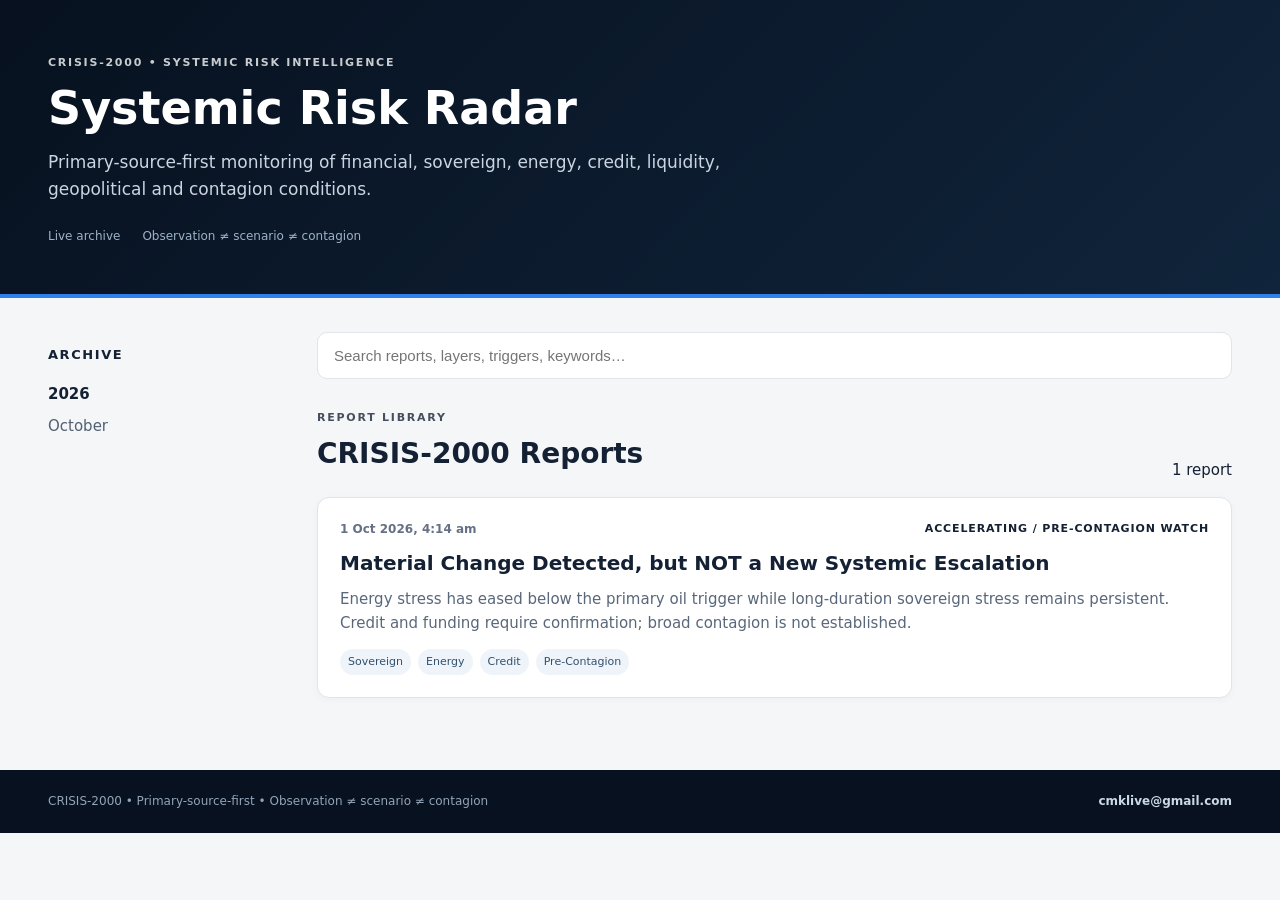
<file: index.html>
<!doctype html>
<html lang="en"><head><meta charset="utf-8"><meta name="viewport" content="width=device-width,initial-scale=1">
<title>CRISIS-2000 | Systemic Risk Intelligence</title><link rel="stylesheet" href="assets/site.css?v=20261001-2"></head>
<body>
<header class="hero"><div class="wrap"><div class="eyebrow">CRISIS-2000 • SYSTEMIC RISK INTELLIGENCE</div><h1>Systemic Risk Radar</h1><p class="lede">Primary-source-first monitoring of financial, sovereign, energy, credit, liquidity, geopolitical and contagion conditions.</p><div class="meta"><span>Live archive</span><span>Observation ≠ scenario ≠ contagion</span></div></div></header>
<main class="wrap layout"><aside class="sidebar"><h3>Archive</h3><div id="archive"></div></aside>
<section class="content"><div class="search"><input id="search" type="search" placeholder="Search reports, layers, triggers, keywords…" aria-label="Search reports"></div><div class="section-head"><div><div class="eyebrow">REPORT LIBRARY</div><h2>CRISIS-2000 Reports</h2></div><div id="count"></div></div><div id="reports"></div></section></main>
<footer><div class="wrap"><span>CRISIS-2000 • Primary-source-first • Observation ≠ scenario ≠ contagion</span><a href="mailto:cmklive@gmail.com">cmklive@gmail.com</a></div></footer>
<script src="assets/app.js?v=20261001-2"></script></body></html>
</file>
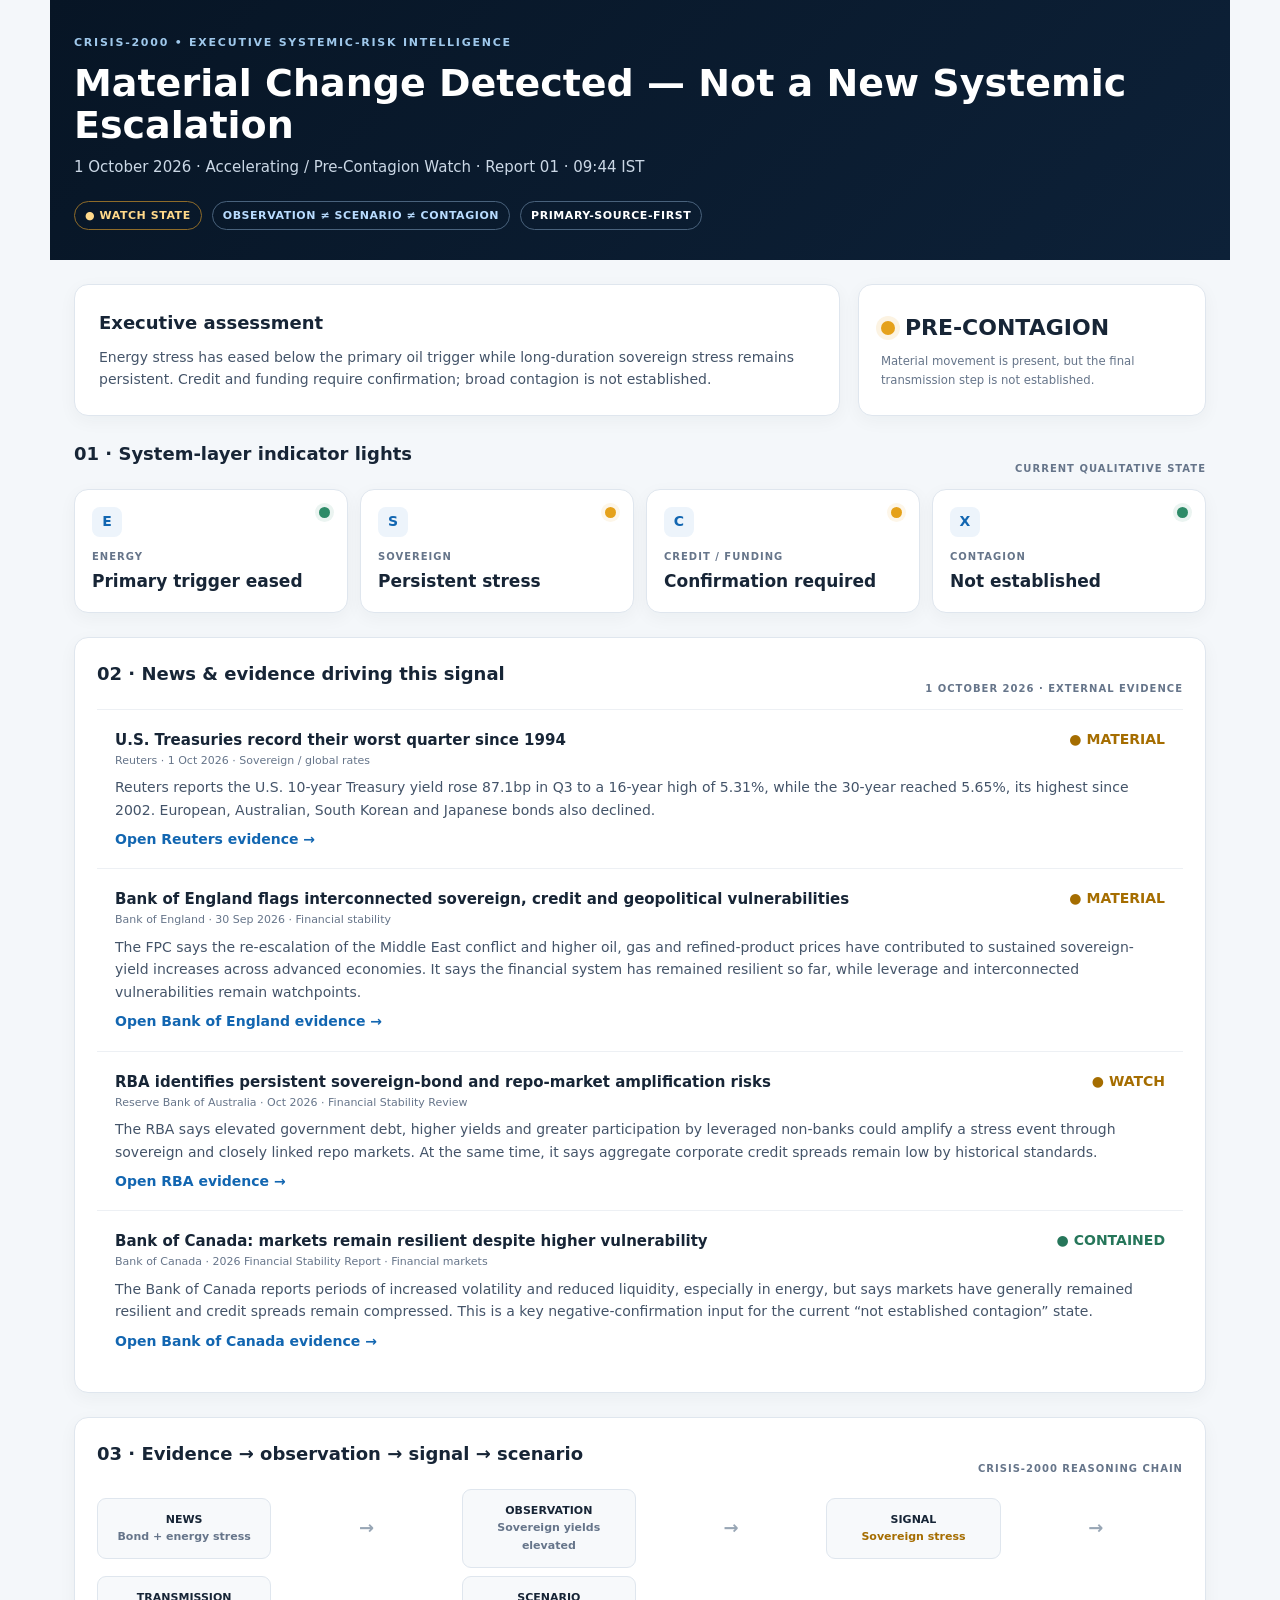
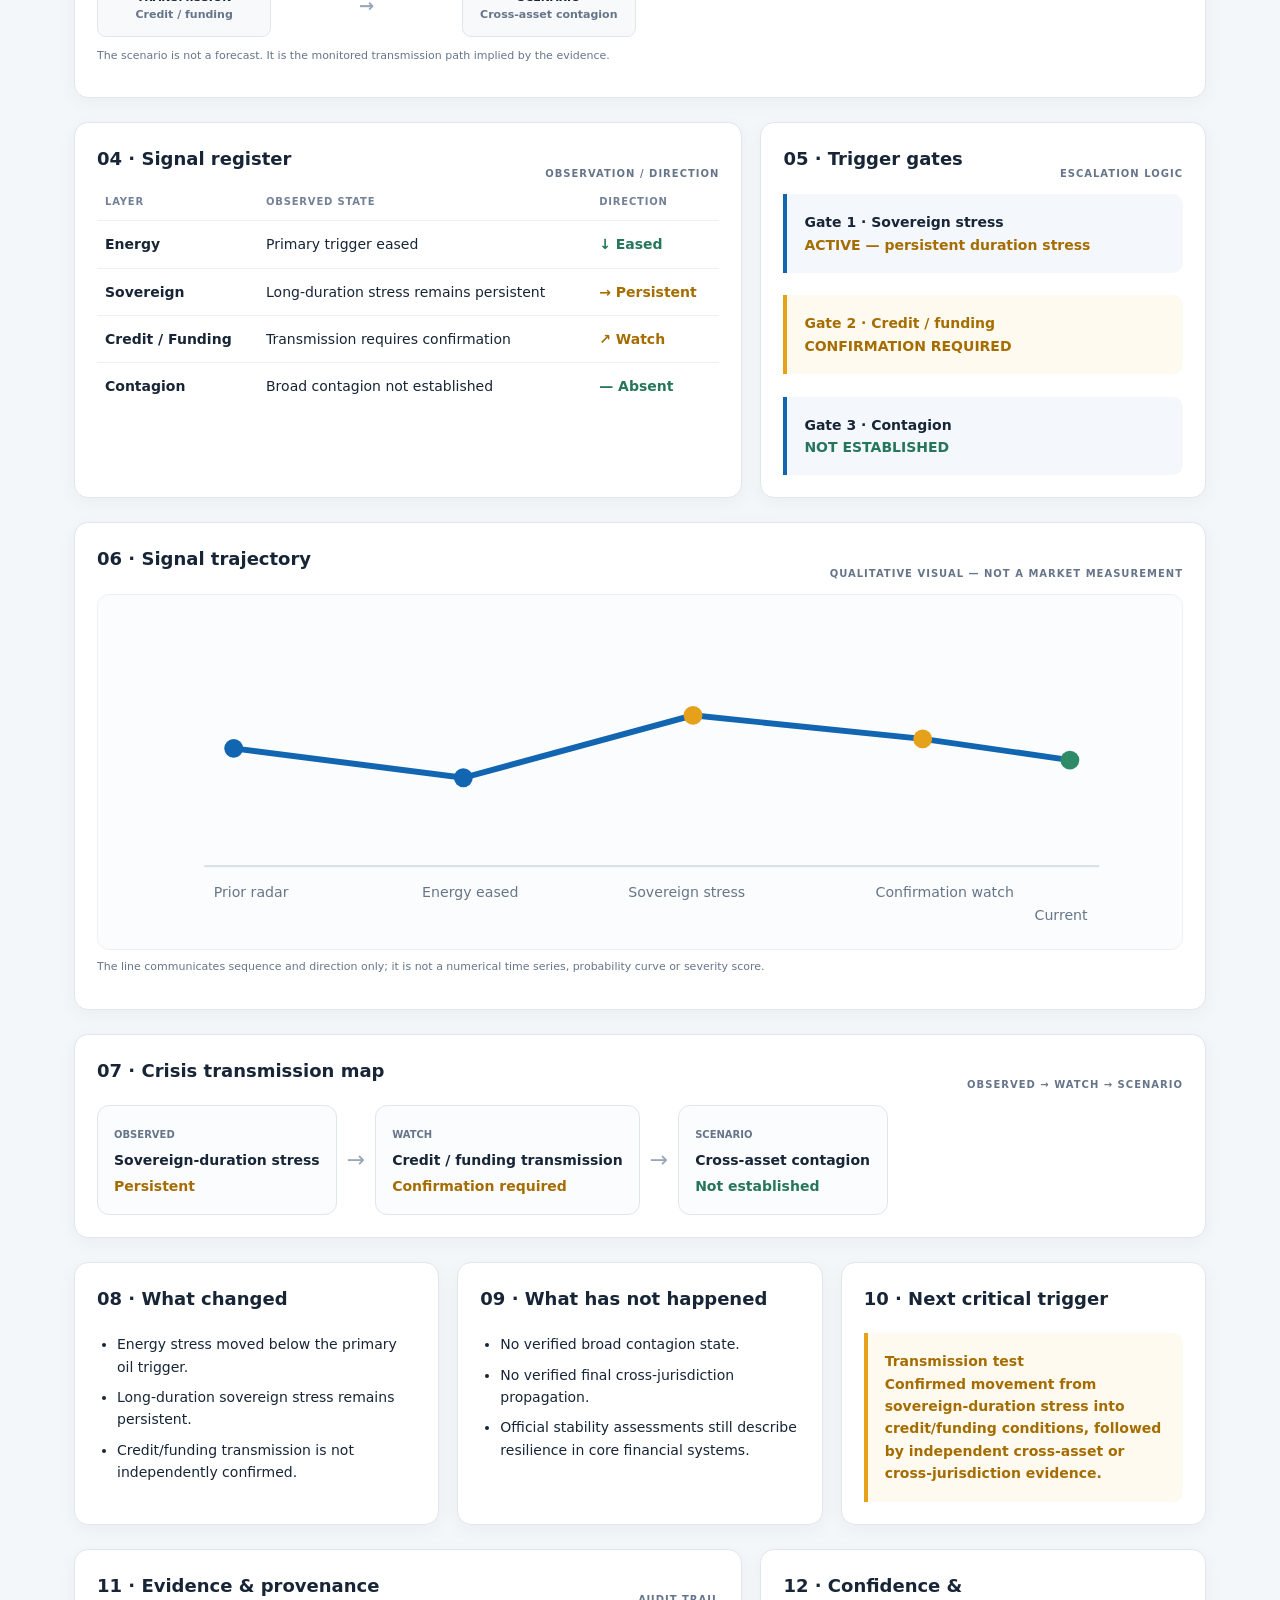
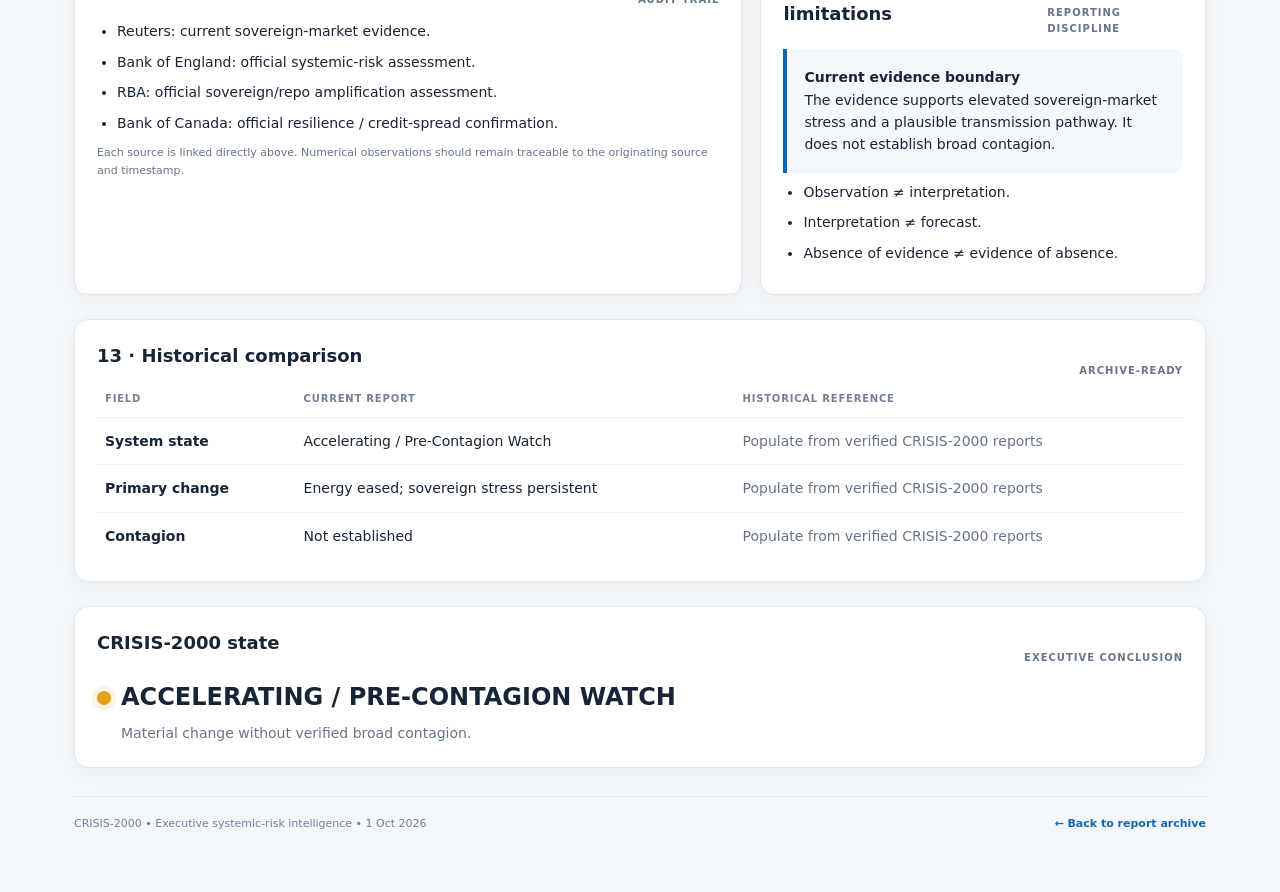
<file: reports/2026/10/2026-10-01-0944-crisis-2000.html>
<!doctype html>
<html lang="en"><head><meta charset="utf-8"><meta name="viewport" content="width=device-width,initial-scale=1">
<title>CRISIS-2000 Intelligence Report | 1 Oct 2026</title>
<style>
:root{--n:#071525;--n2:#0d2138;--ink:#172536;--muted:#66758a;--line:#dfe6ee;--bg:#f4f7fa;--blue:#1266b1;--amber:#e5a11a;--red:#d64545;--green:#2e8b68}
*{box-sizing:border-box}body{margin:0;background:var(--bg);color:var(--ink);font:14px/1.6 Inter,ui-sans-serif,system-ui,-apple-system,BlinkMacSystemFont,"Segoe UI",sans-serif}.shell{max-width:1180px;margin:auto;padding:0 24px 60px}.hero{margin:0 -24px;padding:34px 24px 30px;background:linear-gradient(135deg,var(--n),var(--n2));color:#fff}.hero-inner{max-width:1180px;margin:auto}.eyebrow{font-size:11px;font-weight:800;letter-spacing:.16em;color:#9fc8eb}.hero h1{font-size:38px;line-height:1.12;margin:10px 0 8px}.sub{color:#cbd8e6;font-size:15px}.meta{display:flex;gap:10px;flex-wrap:wrap;margin-top:22px}.pill{border:1px solid #49627c;border-radius:999px;padding:5px 10px;font-size:11px;font-weight:800;letter-spacing:.05em}.pill.amber{color:#ffd98a;border-color:#8e6b29}.pill.blue{color:#b9dcff}.panel{background:#fff;border:1px solid var(--line);border-radius:14px;box-shadow:0 5px 18px #1725360b}.section{margin-top:24px}.pad{padding:22px}.exec{margin-top:24px;display:grid;grid-template-columns:1.65fr .75fr;gap:18px}.summary{padding:24px}.summary h2,.section h2{margin:0 0 8px;font-size:18px}.summary p{margin:0;color:#445469}.state{padding:22px;display:flex;flex-direction:column;justify-content:center}.state strong{font-size:22px}.state small{color:var(--muted);margin-top:7px}.lamp{display:inline-block;width:14px;height:14px;border-radius:50%;background:var(--amber);box-shadow:0 0 0 5px #e5a11a20;margin-right:10px}.kpis{display:grid;grid-template-columns:repeat(4,1fr);gap:12px}.kpi{padding:17px}.kpi-head{display:flex;justify-content:space-between}.icon{width:30px;height:30px;border-radius:8px;display:grid;place-items:center;background:#edf4fb;color:var(--blue);font-weight:900}.kpi label{display:block;color:var(--muted);font-size:10px;font-weight:800;text-transform:uppercase;letter-spacing:.1em;margin-top:12px}.kpi b{display:block;font-size:17px;margin-top:3px}.dot{width:11px;height:11px;border-radius:50%;display:inline-block}.g{background:var(--green);box-shadow:0 0 0 4px #2e8b6818}.a{background:var(--amber);box-shadow:0 0 0 4px #e5a11a18}.grid2{display:grid;grid-template-columns:1.2fr .8fr;gap:18px}.grid3{display:grid;grid-template-columns:repeat(3,1fr);gap:18px}.section-head{display:flex;justify-content:space-between;align-items:end;margin-bottom:12px}.section-head span{font-size:10px;color:var(--muted);font-weight:800;text-transform:uppercase;letter-spacing:.1em}table{width:100%;border-collapse:collapse}th{text-align:left;color:#738196;font-size:10px;text-transform:uppercase;letter-spacing:.08em;padding:0 8px 10px}td{padding:12px 8px;border-top:1px solid #edf0f4;vertical-align:top}.strong{font-weight:800}.green{color:#26765a;font-weight:800}.amber{color:#a56d00;font-weight:800}.path{display:flex;align-items:stretch;overflow:auto}.node{min-width:210px;padding:16px;border:1px solid var(--line);border-radius:12px;background:#fbfcfd}.node small{color:var(--muted);font-size:10px;text-transform:uppercase;font-weight:800}.node b{display:block;margin:4px 0}.arrow{display:grid;place-items:center;font-size:22px;color:#98a6b5;padding:0 10px}.callout{padding:17px;border-left:4px solid var(--blue);background:#f4f8fc;border-radius:0 10px 10px 0}.callout.amber{border-color:var(--amber);background:#fffaf0}.list{margin:0;padding-left:20px}.list li{margin:8px 0}.muted{color:var(--muted)}.note{font-size:11px;color:var(--muted);margin-top:10px}.source{font-family:ui-monospace,SFMono-Regular,Consolas,monospace;font-size:11px;color:#4c5c70}.news{padding:18px;border-top:1px solid #edf0f4}.news:first-of-type{border-top:0}.news-head{display:flex;justify-content:space-between;gap:15px}.news-title{font-weight:800;font-size:15px}.news-meta{color:var(--muted);font-size:11px}.news p{margin:7px 0;color:#445469}.news a{color:#1266b1;text-decoration:none;font-weight:700}.chain{display:grid;grid-template-columns:repeat(6,1fr);gap:8px;align-items:center}.chain div{padding:12px 9px;text-align:center;background:#f7f9fb;border:1px solid var(--line);border-radius:9px;font-size:11px;font-weight:800}.chain .arrowbox{background:transparent;border:0;font-size:18px;padding:0;color:#98a6b5}.visual{padding:22px}.chart-wrap{border:1px solid #edf0f4;border-radius:12px;padding:12px;background:#fbfcfd}.chart-caption{font-size:11px;color:var(--muted);margin-top:8px}.timeline{width:100%;height:auto;display:block}.footer{margin-top:28px;border-top:1px solid var(--line);padding-top:18px;display:flex;justify-content:space-between;color:#718096;font-size:11px}.footer a{color:#1266b1;text-decoration:none;font-weight:700}
@media(max-width:900px){.exec,.grid2,.grid3{grid-template-columns:1fr}.kpis{grid-template-columns:repeat(2,1fr)}.chain{grid-template-columns:1fr}.chain .arrowbox{display:none}}@media(max-width:600px){.shell{padding:0 14px 40px}.hero{margin:0 -14px;padding:28px 14px}.hero h1{font-size:29px}.kpis{grid-template-columns:1fr}.path{display:grid;gap:8px}.arrow{display:none}}
</style></head><body><div class="shell">
<header class="hero"><div class="hero-inner"><div class="eyebrow">CRISIS-2000 • EXECUTIVE SYSTEMIC-RISK INTELLIGENCE</div><h1>Material Change Detected — Not a New Systemic Escalation</h1><div class="sub">1 October 2026 · Accelerating / Pre-Contagion Watch · Report 01 · 09:44 IST</div><div class="meta"><span class="pill amber">● WATCH STATE</span><span class="pill blue">OBSERVATION ≠ SCENARIO ≠ CONTAGION</span><span class="pill">PRIMARY-SOURCE-FIRST</span></div></div></header>

<section class="exec"><div class="panel summary"><h2>Executive assessment</h2><p>Energy stress has eased below the primary oil trigger while long-duration sovereign stress remains persistent. Credit and funding require confirmation; broad contagion is not established.</p></div><div class="panel state"><div><span class="lamp"></span><strong>PRE-CONTAGION</strong></div><small>Material movement is present, but the final transmission step is not established.</small></div></section>

<section class="section"><div class="section-head"><h2>01 · System-layer indicator lights</h2><span>Current qualitative state</span></div><div class="kpis"><div class="panel kpi"><div class="kpi-head"><div class="icon">E</div><span class="dot g"></span></div><label>Energy</label><b>Primary trigger eased</b></div><div class="panel kpi"><div class="kpi-head"><div class="icon">S</div><span class="dot a"></span></div><label>Sovereign</label><b>Persistent stress</b></div><div class="panel kpi"><div class="kpi-head"><div class="icon">C</div><span class="dot a"></span></div><label>Credit / Funding</label><b>Confirmation required</b></div><div class="panel kpi"><div class="kpi-head"><div class="icon">X</div><span class="dot g"></span></div><label>Contagion</label><b>Not established</b></div></div></section>

<section class="section panel pad"><div class="section-head"><h2>02 · News & evidence driving this signal</h2><span>1 October 2026 · external evidence</span></div>
<div class="news"><div class="news-head"><div><div class="news-title">U.S. Treasuries record their worst quarter since 1994</div><div class="news-meta">Reuters · 1 Oct 2026 · Sovereign / global rates</div></div><span class="amber">● MATERIAL</span></div><p>Reuters reports the U.S. 10-year Treasury yield rose 87.1bp in Q3 to a 16-year high of 5.31%, while the 30-year reached 5.65%, its highest since 2002. European, Australian, South Korean and Japanese bonds also declined.</p><a href="https://www.reuters.com/business/bonds-teeter-after-us-treasuries-worst-quarter-since-1994-2026-10-01/" target="_blank" rel="noopener">Open Reuters evidence →</a></div>
<div class="news"><div class="news-head"><div><div class="news-title">Bank of England flags interconnected sovereign, credit and geopolitical vulnerabilities</div><div class="news-meta">Bank of England · 30 Sep 2026 · Financial stability</div></div><span class="amber">● MATERIAL</span></div><p>The FPC says the re-escalation of the Middle East conflict and higher oil, gas and refined-product prices have contributed to sustained sovereign-yield increases across advanced economies. It says the financial system has remained resilient so far, while leverage and interconnected vulnerabilities remain watchpoints.</p><a href="https://www.bankofengland.co.uk/financial-policy-committee-record/2026/september-2026" target="_blank" rel="noopener">Open Bank of England evidence →</a></div>
<div class="news"><div class="news-head"><div><div class="news-title">RBA identifies persistent sovereign-bond and repo-market amplification risks</div><div class="news-meta">Reserve Bank of Australia · Oct 2026 · Financial Stability Review</div></div><span class="amber">● WATCH</span></div><p>The RBA says elevated government debt, higher yields and greater participation by leveraged non-banks could amplify a stress event through sovereign and closely linked repo markets. At the same time, it says aggregate corporate credit spreads remain low by historical standards.</p><a href="https://www.rba.gov.au/publications/fsr/2026/oct/the-global-macro-financial-environment.html" target="_blank" rel="noopener">Open RBA evidence →</a></div>
<div class="news"><div class="news-head"><div><div class="news-title">Bank of Canada: markets remain resilient despite higher vulnerability</div><div class="news-meta">Bank of Canada · 2026 Financial Stability Report · Financial markets</div></div><span class="green">● CONTAINED</span></div><p>The Bank of Canada reports periods of increased volatility and reduced liquidity, especially in energy, but says markets have generally remained resilient and credit spreads remain compressed. This is a key negative-confirmation input for the current “not established contagion” state.</p><a href="https://www.bankofcanada.ca/publications/financial-stability-report/financial-stability-report-2026/financial-markets/" target="_blank" rel="noopener">Open Bank of Canada evidence →</a></div>
</section>

<section class="section panel pad"><div class="section-head"><h2>03 · Evidence → observation → signal → scenario</h2><span>CRISIS-2000 reasoning chain</span></div><div class="chain"><div>NEWS<br><span class="muted">Bond + energy stress</span></div><div class="arrowbox">→</div><div>OBSERVATION<br><span class="muted">Sovereign yields elevated</span></div><div class="arrowbox">→</div><div>SIGNAL<br><span class="amber">Sovereign stress</span></div><div class="arrowbox">→</div><div>TRANSMISSION<br><span class="muted">Credit / funding</span></div><div class="arrowbox">→</div><div>SCENARIO<br><span class="muted">Cross-asset contagion</span></div></div><p class="note">The scenario is not a forecast. It is the monitored transmission path implied by the evidence.</p></section>

<section class="section grid2"><div class="panel pad"><div class="section-head"><h2>04 · Signal register</h2><span>Observation / direction</span></div><table><thead><tr><th>Layer</th><th>Observed state</th><th>Direction</th></tr></thead><tbody><tr><td class="strong">Energy</td><td>Primary trigger eased</td><td class="green">↓ Eased</td></tr><tr><td class="strong">Sovereign</td><td>Long-duration stress remains persistent</td><td class="amber">→ Persistent</td></tr><tr><td class="strong">Credit / Funding</td><td>Transmission requires confirmation</td><td class="amber">↗ Watch</td></tr><tr><td class="strong">Contagion</td><td>Broad contagion not established</td><td class="green">— Absent</td></tr></tbody></table></div><div class="panel pad"><div class="section-head"><h2>05 · Trigger gates</h2><span>Escalation logic</span></div><div class="callout"><b>Gate 1 · Sovereign stress</b><br><span class="amber">ACTIVE — persistent duration stress</span></div><br><div class="callout amber"><b>Gate 2 · Credit / funding</b><br><span class="amber">CONFIRMATION REQUIRED</span></div><br><div class="callout"><b>Gate 3 · Contagion</b><br><span class="green">NOT ESTABLISHED</span></div></div></section>

<section class="section panel visual"><div class="section-head"><h2>06 · Signal trajectory</h2><span>Qualitative visual — not a market measurement</span></div><div class="chart-wrap"><svg class="timeline" viewBox="0 0 900 280" role="img" aria-label="Qualitative CRISIS-2000 signal trajectory"><polyline points="105,120 300,145 495,92 690,112 815,130" fill="none" stroke="#1266b1" stroke-width="5"/><circle cx="105" cy="120" r="8" fill="#1266b1"/><circle cx="300" cy="145" r="8" fill="#1266b1"/><circle cx="495" cy="92" r="8" fill="#e5a11a"/><circle cx="690" cy="112" r="8" fill="#e5a11a"/><circle cx="815" cy="130" r="8" fill="#2e8b68"/><line x1="80" y1="220" x2="840" y2="220" stroke="#d9e1e9" stroke-width="2"/><text x="88" y="246" font-size="12" fill="#66758a">Prior radar</text><text x="265" y="246" font-size="12" fill="#66758a">Energy eased</text><text x="440" y="246" font-size="12" fill="#66758a">Sovereign stress</text><text x="650" y="246" font-size="12" fill="#66758a">Confirmation watch</text><text x="785" y="266" font-size="12" fill="#66758a">Current</text></svg></div><p class="chart-caption">The line communicates sequence and direction only; it is not a numerical time series, probability curve or severity score.</p></section>

<section class="section panel pad"><div class="section-head"><h2>07 · Crisis transmission map</h2><span>Observed → watch → scenario</span></div><div class="path"><div class="node"><small>Observed</small><b>Sovereign-duration stress</b><span class="amber">Persistent</span></div><div class="arrow">→</div><div class="node"><small>Watch</small><b>Credit / funding transmission</b><span class="amber">Confirmation required</span></div><div class="arrow">→</div><div class="node"><small>Scenario</small><b>Cross-asset contagion</b><span class="green">Not established</span></div></div></section>

<section class="section grid3"><div class="panel pad"><div class="section-head"><h2>08 · What changed</h2></div><ul class="list"><li>Energy stress moved below the primary oil trigger.</li><li>Long-duration sovereign stress remains persistent.</li><li>Credit/funding transmission is not independently confirmed.</li></ul></div><div class="panel pad"><div class="section-head"><h2>09 · What has not happened</h2></div><ul class="list"><li>No verified broad contagion state.</li><li>No verified final cross-jurisdiction propagation.</li><li>Official stability assessments still describe resilience in core financial systems.</li></ul></div><div class="panel pad"><div class="section-head"><h2>10 · Next critical trigger</h2></div><div class="callout amber"><b>Transmission test</b><br>Confirmed movement from sovereign-duration stress into credit/funding conditions, followed by independent cross-asset or cross-jurisdiction evidence.</div></div></section>

<section class="section grid2"><div class="panel pad"><div class="section-head"><h2>11 · Evidence & provenance</h2><span>Audit trail</span></div><ul class="list"><li>Reuters: current sovereign-market evidence.</li><li>Bank of England: official systemic-risk assessment.</li><li>RBA: official sovereign/repo amplification assessment.</li><li>Bank of Canada: official resilience / credit-spread confirmation.</li></ul><p class="note">Each source is linked directly above. Numerical observations should remain traceable to the originating source and timestamp.</p></div><div class="panel pad"><div class="section-head"><h2>12 · Confidence & limitations</h2><span>Reporting discipline</span></div><div class="callout"><b>Current evidence boundary</b><br>The evidence supports elevated sovereign-market stress and a plausible transmission pathway. It does not establish broad contagion.</div><ul class="list"><li>Observation ≠ interpretation.</li><li>Interpretation ≠ forecast.</li><li>Absence of evidence ≠ evidence of absence.</li></ul></div></section>

<section class="section panel pad"><div class="section-head"><h2>13 · Historical comparison</h2><span>Archive-ready</span></div><table><thead><tr><th>Field</th><th>Current report</th><th>Historical reference</th></tr></thead><tbody><tr><td class="strong">System state</td><td>Accelerating / Pre-Contagion Watch</td><td class="muted">Populate from verified CRISIS-2000 reports</td></tr><tr><td class="strong">Primary change</td><td>Energy eased; sovereign stress persistent</td><td class="muted">Populate from verified CRISIS-2000 reports</td></tr><tr><td class="strong">Contagion</td><td>Not established</td><td class="muted">Populate from verified CRISIS-2000 reports</td></tr></tbody></table></section>

<section class="section panel pad"><div class="section-head"><h2>CRISIS-2000 state</h2><span>Executive conclusion</span></div><div><span class="lamp"></span><strong style="font-size:24px">ACCELERATING / PRE-CONTAGION WATCH</strong><p class="muted" style="margin:6px 0 0 24px">Material change without verified broad contagion.</p></div></section>
<div class="footer"><span>CRISIS-2000 • Executive systemic-risk intelligence • 1 Oct 2026</span><a href="../../../index.html">← Back to report archive</a></div>
</div></body></html>
</file>
<file: assets/site.css>
:root{--navy:#07111f;--ink:#142033;--muted:#667085;--line:#dfe5ec;--paper:#fff;--bg:#f4f6f8;--accent:#0b6bcb}*{box-sizing:border-box}body{margin:0;background:var(--bg);color:var(--ink);font:15px/1.6 Inter,ui-sans-serif,system-ui,-apple-system,Segoe UI,sans-serif}.wrap{max-width:1240px;margin:auto;padding:0 28px}.hero{background:linear-gradient(135deg,#07111f,#10243b);color:white;padding:54px 0 48px;border-bottom:4px solid #2f80ed}.eyebrow{font-size:11px;letter-spacing:.16em;font-weight:800;opacity:.78}.hero h1{font-size:46px;line-height:1.05;margin:12px 0}.lede{max-width:760px;color:#cbd5e1;font-size:17px}.meta{display:flex;gap:22px;margin-top:24px;color:#9fb2c8;font-size:12px}.layout{display:grid;grid-template-columns:235px 1fr;gap:34px;padding-top:34px;padding-bottom:60px}.sidebar{position:sticky;top:20px;height:max-content}.sidebar h3{font-size:13px;text-transform:uppercase;letter-spacing:.12em}.month{margin:16px 0}.year{font-weight:800;margin-bottom:5px}.month a{display:block;color:#536174;text-decoration:none;padding:3px 0}.month a:hover{color:var(--accent)}.search input{width:100%;padding:14px 16px;border:1px solid var(--line);border-radius:10px;font-size:15px;background:white}.section-head{display:flex;justify-content:space-between;align-items:end;margin:30px 0 15px}.section-head h2{margin:5px 0;font-size:28px}.card{display:block;text-decoration:none;color:inherit;background:white;border:1px solid var(--line);border-radius:12px;padding:22px;margin:12px 0;box-shadow:0 2px 8px #10243b08}.card:hover{border-color:#b7c9dc;transform:translateY(-1px)}.card-top{display:flex;justify-content:space-between;gap:15px}.date{font-size:12px;color:var(--muted);font-weight:700}.status{font-size:11px;font-weight:800;letter-spacing:.08em}.card h3{margin:8px 0;font-size:20px}.card p{margin:5px 0;color:#59677a}.tags{display:flex;flex-wrap:wrap;gap:7px;margin-top:14px}.tag{font-size:11px;padding:4px 8px;border-radius:999px;background:#eef4fa;color:#31516f}footer{background:#07111f;color:#93a4b8;padding:22px 0;font-size:12px}footer .wrap{display:flex;justify-content:space-between;gap:20px}footer a{color:#cbd8e6;text-decoration:none;font-weight:700}footer a:hover{color:white}@media(max-width:800px){.layout{grid-template-columns:1fr}.sidebar{position:static}.hero h1{font-size:36px}.wrap{padding:0 18px}}
</file>
